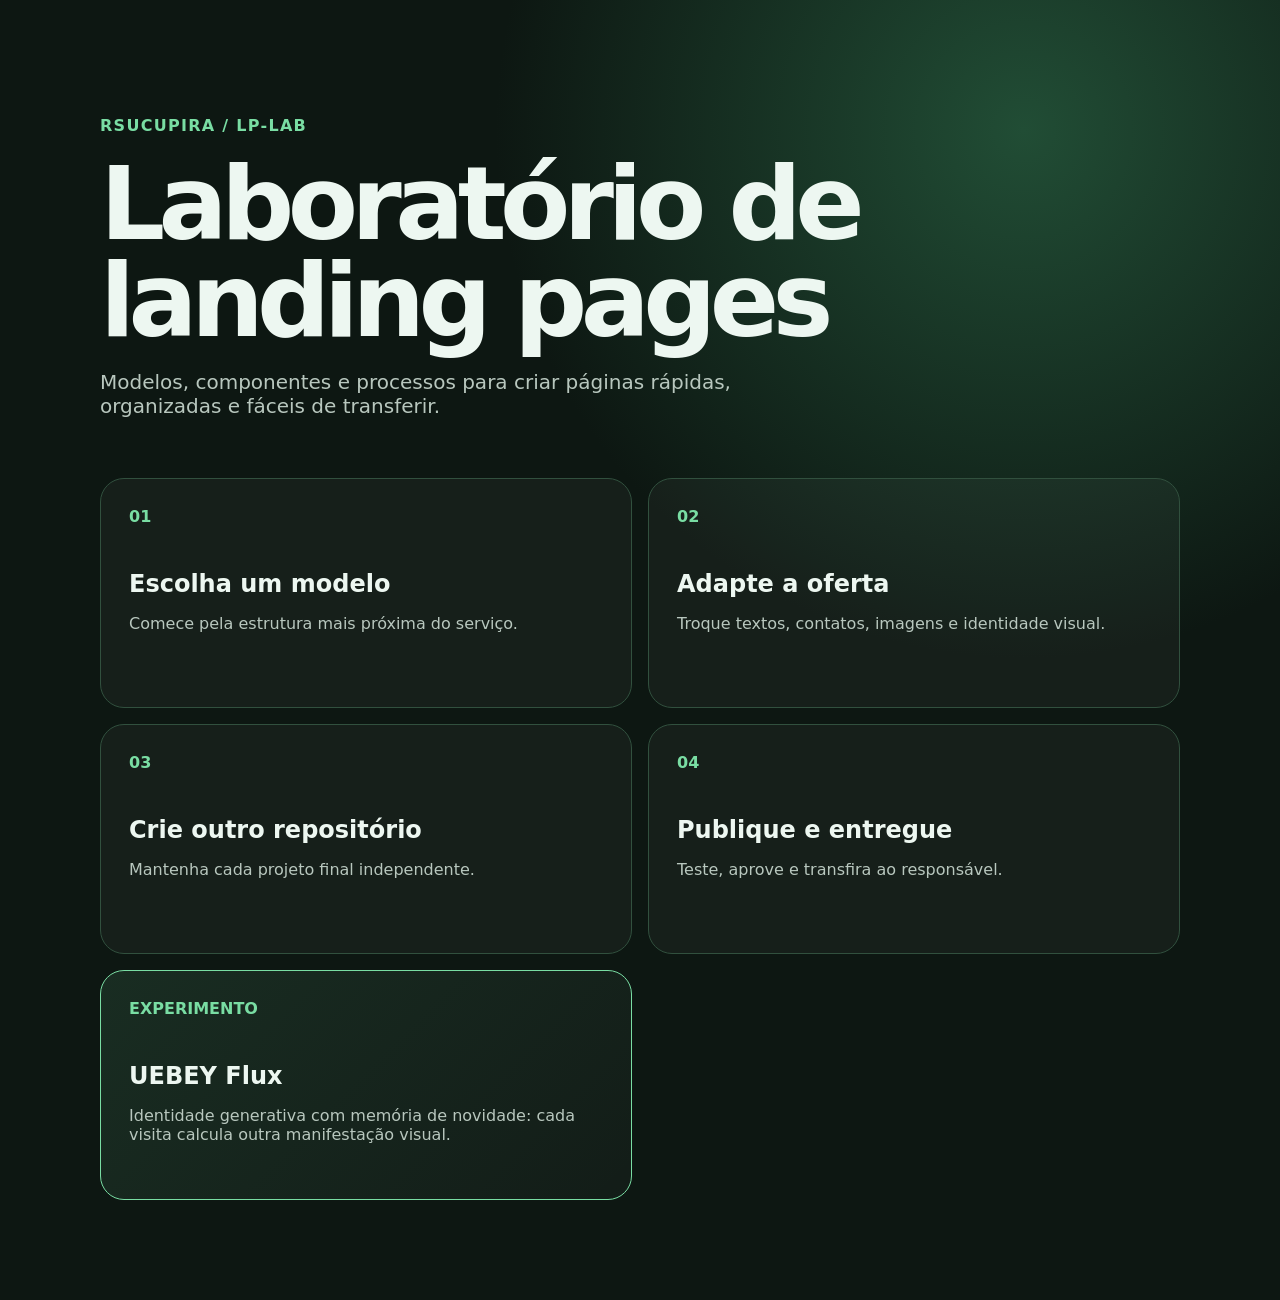
<file: docs/index.html>
<!doctype html>
<html lang="pt-BR">
<head>
  <meta charset="utf-8">
  <meta name="viewport" content="width=device-width, initial-scale=1">
  <title>LP Lab</title>
  <link rel="stylesheet" href="assets/styles.css">
</head>
<body>
  <main>
    <p class="tag">rsucupira / lp-lab</p>
    <h1>Laboratório de landing pages</h1>
    <p class="intro">Modelos, componentes e processos para criar páginas rápidas, organizadas e fáceis de transferir.</p>
    <div class="grid">
      <article><strong>01</strong><h2>Escolha um modelo</h2><p>Comece pela estrutura mais próxima do serviço.</p></article>
      <article><strong>02</strong><h2>Adapte a oferta</h2><p>Troque textos, contatos, imagens e identidade visual.</p></article>
      <article><strong>03</strong><h2>Crie outro repositório</h2><p>Mantenha cada projeto final independente.</p></article>
      <article><strong>04</strong><h2>Publique e entregue</h2><p>Teste, aprove e transfira ao responsável.</p></article>
      <a class="lab-experiment" href="flux/" aria-label="Abrir experimento UEBEY Flux">
        <article><strong>EXPERIMENTO</strong><h2>UEBEY Flux</h2><p>Identidade generativa com memória de novidade: cada visita calcula outra manifestação visual.</p></article>
      </a>
    </div>
  </main>
</body>
</html>
</file>
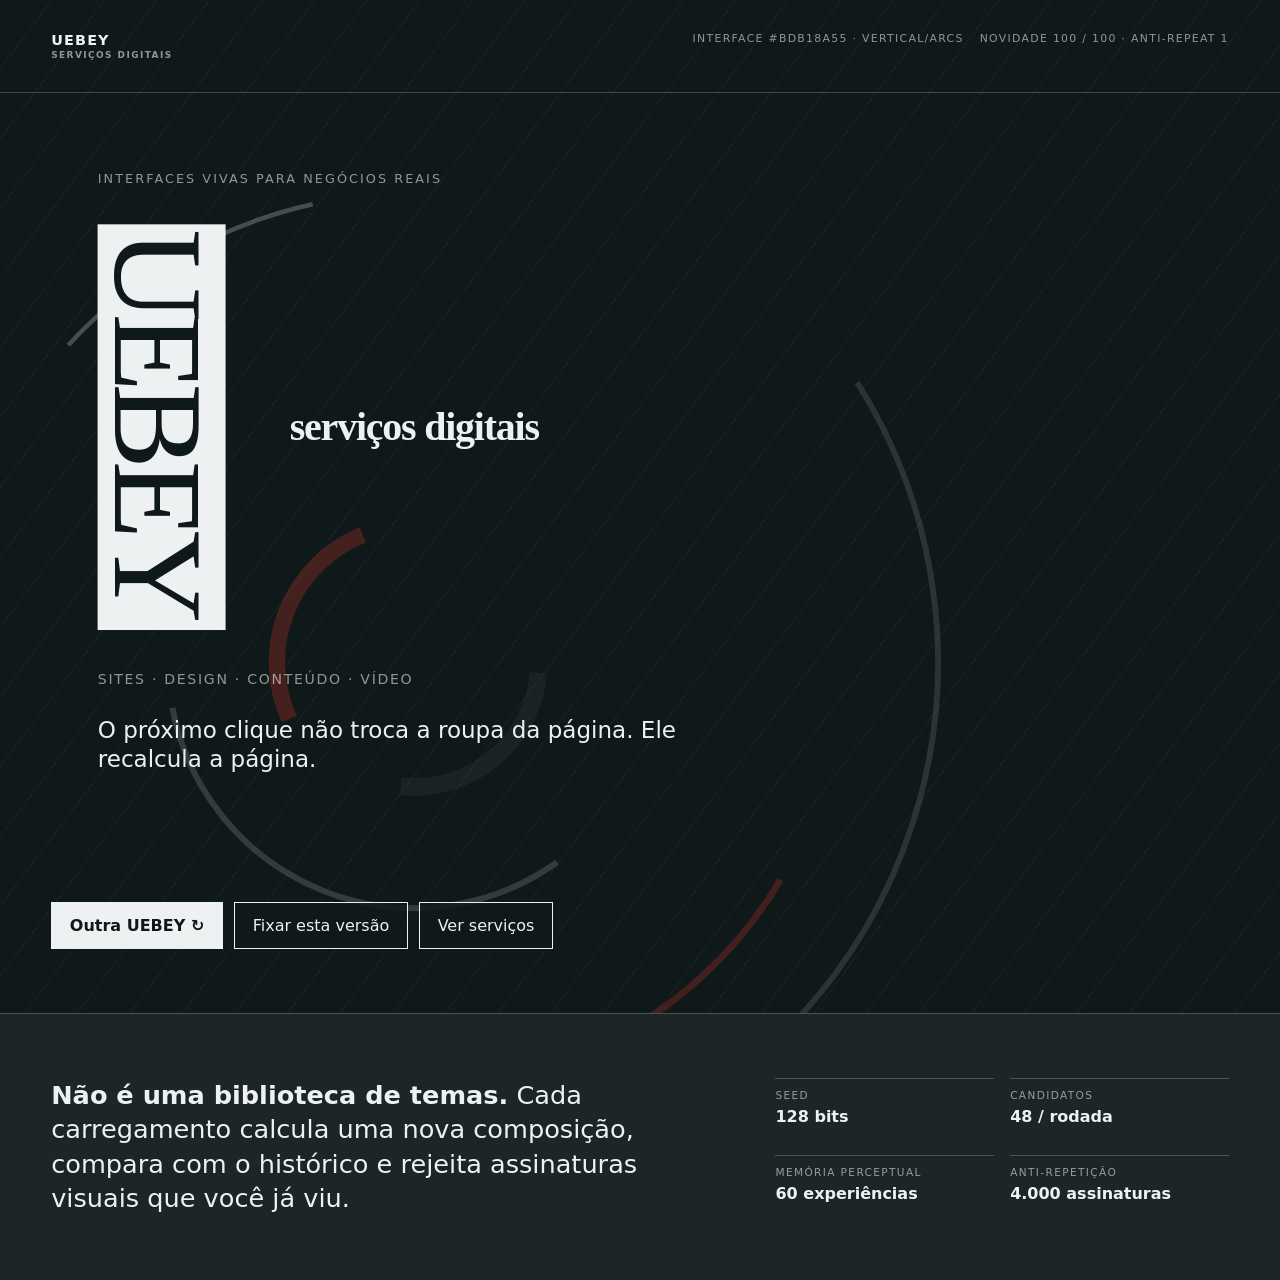
<file: docs/flux/index.html>
<!doctype html>
<html lang="pt-BR">
<head>
  <meta charset="utf-8">
  <meta name="viewport" content="width=device-width,initial-scale=1,viewport-fit=cover">
  <meta name="theme-color" content="#0b0b0d">
  <meta name="description" content="UEBEY Flux — experiência generativa para serviços digitais.">
  <title>UEBEY Flux — serviços digitais</title>
  <link rel="stylesheet" href="./flux.css">
  <link rel="stylesheet" href="./flux-hardening.css">
  <script>document.documentElement.classList.add('js');</script>
</head>
<body>
  <main id="flux-app" class="flux-app" aria-live="polite">
    <div id="flux-canvas" class="flux-canvas" aria-hidden="true"></div>

    <header class="flux-header">
      <a class="flux-brand" href="./" aria-label="UEBEY Flux">
        <span>UEBEY</span>
        <small>serviços digitais</small>
      </a>
      <div class="flux-meta" aria-label="Identificação da interface">
        <span id="flux-id">interface —</span>
        <span id="flux-novelty">novidade —</span>
      </div>
    </header>

    <section id="flux-hero" class="flux-hero" aria-labelledby="flux-title">
      <div class="flux-kicker" id="flux-kicker">uma presença digital que nunca chega igual</div>
      <div class="flux-title-wrap" id="flux-title-wrap">
        <h1 id="flux-title" class="flux-title" aria-label="UEBEY">UEBEY</h1>
        <p id="flux-subtitle" class="flux-subtitle">serviços digitais</p>
      </div>
      <p id="flux-services" class="flux-services">sites · design · conteúdo · vídeo</p>
      <p id="flux-statement" class="flux-statement">A identidade permanece. A interface se reinventa.</p>
    </section>

    <nav class="flux-actions" aria-label="Ações da experiência">
      <button id="flux-next" class="flux-primary" type="button">Outra UEBEY ↻</button>
      <a id="flux-permalink" class="flux-secondary" href="?seed=">Fixar esta versão</a>
      <a class="flux-secondary" href="https://uebey.com/sites">Ver serviços</a>
    </nav>

    <section class="flux-proof" aria-label="Como funciona">
      <p><strong>Não é uma biblioteca de temas.</strong> Cada carregamento calcula uma nova composição, compara com o histórico e rejeita assinaturas visuais que você já viu.</p>
      <dl>
        <div><dt>seed</dt><dd>128 bits</dd></div>
        <div><dt>candidatos</dt><dd>48 / rodada</dd></div>
        <div><dt>memória perceptual</dt><dd>60 experiências</dd></div>
        <div><dt>anti-repetição</dt><dd>4.000 assinaturas</dd></div>
      </dl>
    </section>

    <noscript><p class="flux-noscript">Esta experiência precisa de JavaScript para gerar composições inéditas.</p></noscript>
  </main>

  <script src="./flux.js" defer></script>
  <script src="./flux-hardening.js" defer></script>
</body>
</html>
</file>
<file: docs/assets/styles.css>
:root { font-family: Inter, ui-sans-serif, system-ui, sans-serif; color: #edf7f1; background: #0d1712; }
* { box-sizing: border-box; }
body { margin: 0; min-height: 100vh; background: radial-gradient(circle at 80% 10%, #214d35 0, transparent 34%), #0d1712; }
main { width: min(1080px, calc(100% - 40px)); margin: auto; padding: 100px 0; }
.tag { color: #79dda3; font-weight: 800; letter-spacing: .08em; text-transform: uppercase; }
h1 { max-width: 850px; margin: 20px 0; font-size: clamp(3rem, 8vw, 7rem); line-height: .95; letter-spacing: -.065em; }
.intro { max-width: 720px; color: #b8c7be; font-size: 1.25rem; }
.grid { display: grid; grid-template-columns: repeat(2,1fr); gap: 16px; margin-top: 60px; }
article { min-height: 230px; padding: 28px; border: 1px solid #31503e; border-radius: 24px; background: rgba(255,255,255,.035); }
article strong { color: #79dda3; }
article h2 { margin-top: 44px; margin-bottom: 8px; }
article p { color: #b8c7be; }
.lab-experiment { display: block; color: inherit; text-decoration: none; }
.lab-experiment article { height: 100%; border-color: #79dda3; background: linear-gradient(135deg, rgba(121,221,163,.11), rgba(255,255,255,.025)); transition: transform .2s ease, background .2s ease; }
.lab-experiment:hover article { transform: translateY(-3px); background: linear-gradient(135deg, rgba(121,221,163,.17), rgba(255,255,255,.04)); }
.lab-experiment:focus-visible { outline: 3px solid #79dda3; outline-offset: 4px; border-radius: 24px; }
@media (max-width: 700px) { main { padding-top: 64px; } .grid { grid-template-columns: 1fr; } }
</file>
<file: docs/flux/flux.css>
:root {
  color-scheme: light dark;
  --bg: #f4f1e8;
  --fg: #111111;
  --muted: color-mix(in srgb, var(--fg) 58%, transparent);
  --accent: #ff4938;
  --accent-2: #2646ff;
  --line: color-mix(in srgb, var(--fg) 22%, transparent);
  --display: Arial, Helvetica, sans-serif;
  --body: Arial, Helvetica, sans-serif;
  --hero-x: 0%;
  --hero-y: 0%;
  --title-size: clamp(5rem, 17vw, 15rem);
  --title-weight: 850;
  --title-width: 100%;
  --title-track: -0.075em;
  --title-rotate: 0deg;
  --subtitle-size: clamp(1.1rem, 2.8vw, 2.6rem);
  --radius: 0px;
  --stroke: 1px;
  --density-opacity: .78;
  --motion-speed: 18s;
  --panel-alpha: 0.06;
}

* { box-sizing: border-box; }
html { background: var(--bg); }
body {
  margin: 0;
  min-width: 320px;
  font-family: var(--body);
  background: var(--bg);
  color: var(--fg);
  text-rendering: optimizeLegibility;
}
button, a { font: inherit; }
a { color: inherit; }

.flux-app {
  position: relative;
  isolation: isolate;
  min-height: 100dvh;
  overflow: hidden;
  background: var(--bg);
  color: var(--fg);
  transition: background-color .45s ease, color .45s ease;
}

.flux-canvas {
  position: absolute;
  inset: 0;
  z-index: -1;
  overflow: hidden;
  opacity: var(--density-opacity);
}
.flux-canvas svg { width: 100%; height: 100%; display: block; }
.flux-canvas .motion-a { transform-origin: 50% 50%; animation: driftA var(--motion-speed) ease-in-out infinite alternate; }
.flux-canvas .motion-b { transform-origin: 50% 50%; animation: driftB calc(var(--motion-speed) * 1.37) linear infinite; }
.flux-canvas .motion-c { animation: pulseC calc(var(--motion-speed) * .71) ease-in-out infinite alternate; }

.flux-header {
  display: flex;
  justify-content: space-between;
  align-items: flex-start;
  gap: 2rem;
  padding: clamp(1.1rem, 2.5vw, 2.2rem) clamp(1rem, 4vw, 4rem);
  border-bottom: var(--stroke) solid var(--line);
  position: relative;
  z-index: 5;
}
.flux-brand {
  display: inline-flex;
  flex-direction: column;
  gap: .15rem;
  text-decoration: none;
  text-transform: uppercase;
  letter-spacing: .08em;
  font-weight: 800;
  font-size: .9rem;
}
.flux-brand small {
  font-size: .56rem;
  font-weight: 600;
  letter-spacing: .16em;
  color: var(--muted);
}
.flux-meta {
  display: flex;
  flex-wrap: wrap;
  justify-content: flex-end;
  gap: .5rem 1rem;
  font-size: .68rem;
  text-transform: uppercase;
  letter-spacing: .12em;
  color: var(--muted);
  font-variant-numeric: tabular-nums;
}

.flux-hero {
  position: relative;
  display: grid;
  align-content: center;
  min-height: min(72rem, calc(100dvh - 170px));
  padding: clamp(3rem, 8vw, 9rem) clamp(1rem, 4vw, 4rem);
  transform: translate(var(--hero-x), var(--hero-y));
}
.flux-kicker,
.flux-services,
.flux-statement {
  position: relative;
  z-index: 2;
}
.flux-kicker {
  max-width: 34rem;
  margin: 0 0 clamp(1.2rem, 3vw, 3rem);
  font-size: clamp(.68rem, 1vw, .9rem);
  letter-spacing: .16em;
  text-transform: uppercase;
  color: var(--muted);
}
.flux-title-wrap {
  position: relative;
  z-index: 2;
  min-width: 0;
}
.flux-title {
  margin: 0;
  font-family: var(--display);
  font-size: var(--title-size);
  font-weight: var(--title-weight);
  letter-spacing: var(--title-track);
  line-height: .74;
  transform: rotate(var(--title-rotate)) scaleX(var(--title-scale-x, 1));
  transform-origin: var(--title-origin, left center);
  text-transform: uppercase;
  overflow-wrap: anywhere;
  max-width: var(--title-width);
  transition: font-size .35s ease, letter-spacing .35s ease, transform .35s ease;
}
.flux-subtitle {
  margin: clamp(1rem, 2.5vw, 2.4rem) 0 0;
  font-family: var(--display);
  font-size: var(--subtitle-size);
  line-height: 1;
  letter-spacing: var(--subtitle-track, -.03em);
  font-weight: var(--subtitle-weight, 600);
  text-transform: var(--subtitle-transform, none);
  max-width: 44rem;
}
.flux-services {
  margin: clamp(1.4rem, 3vw, 3rem) 0 0;
  max-width: 48rem;
  font-size: clamp(.72rem, 1.1vw, .96rem);
  line-height: 1.5;
  text-transform: uppercase;
  letter-spacing: .12em;
  color: var(--muted);
}
.flux-statement {
  margin: clamp(1rem, 2vw, 1.8rem) 0 0;
  max-width: 38rem;
  font-size: clamp(1rem, 1.8vw, 1.45rem);
  line-height: 1.28;
}

.flux-actions {
  display: flex;
  flex-wrap: wrap;
  gap: .7rem;
  padding: 0 clamp(1rem, 4vw, 4rem) clamp(2rem, 5vw, 5rem);
  position: relative;
  z-index: 7;
}
.flux-primary,
.flux-secondary {
  min-height: 46px;
  display: inline-flex;
  align-items: center;
  justify-content: center;
  border: var(--stroke) solid var(--fg);
  border-radius: var(--radius);
  padding: .8rem 1.1rem;
  text-decoration: none;
  cursor: pointer;
  transition: transform .18s ease, background-color .18s ease, color .18s ease, border-color .18s ease;
}
.flux-primary {
  background: var(--fg);
  color: var(--bg);
  font-weight: 750;
}
.flux-secondary { background: color-mix(in srgb, var(--bg) 80%, transparent); }
.flux-primary:hover,
.flux-secondary:hover { transform: translateY(-2px); }
.flux-primary:focus-visible,
.flux-secondary:focus-visible,
.flux-brand:focus-visible {
  outline: 3px solid var(--accent);
  outline-offset: 4px;
}

.flux-proof {
  display: grid;
  grid-template-columns: minmax(0, 1.4fr) minmax(20rem, 1fr);
  gap: clamp(2rem, 7vw, 7rem);
  padding: clamp(2rem, 5vw, 5rem) clamp(1rem, 4vw, 4rem);
  border-top: var(--stroke) solid var(--line);
  background: color-mix(in srgb, var(--fg) 6%, var(--bg));
}
.flux-proof > p {
  margin: 0;
  max-width: 50rem;
  font-size: clamp(1.05rem, 2vw, 1.65rem);
  line-height: 1.35;
}
.flux-proof dl {
  margin: 0;
  display: grid;
  grid-template-columns: repeat(2, minmax(0,1fr));
  gap: 1rem;
}
.flux-proof dl > div { border-top: var(--stroke) solid var(--line); padding-top: .65rem; }
.flux-proof dt { font-size: .66rem; letter-spacing: .13em; text-transform: uppercase; color: var(--muted); }
.flux-proof dd { margin: .35rem 0 0; font-size: 1rem; font-weight: 700; }
.flux-noscript { margin: 0; padding: 1rem; background: #fff3cd; color: #111; }

.flux-app[data-topology="center"] .flux-hero { text-align: center; justify-items: center; }
.flux-app[data-topology="center"] .flux-title { transform-origin: center center; }
.flux-app[data-topology="center"] .flux-kicker,
.flux-app[data-topology="center"] .flux-services,
.flux-app[data-topology="center"] .flux-statement { margin-left: auto; margin-right: auto; }
.flux-app[data-topology="center"] .flux-actions { justify-content: center; }

.flux-app[data-topology="right"] .flux-hero { text-align: right; justify-items: end; }
.flux-app[data-topology="right"] .flux-title { transform-origin: right center; }
.flux-app[data-topology="right"] .flux-kicker,
.flux-app[data-topology="right"] .flux-services,
.flux-app[data-topology="right"] .flux-statement { margin-left: auto; }
.flux-app[data-topology="right"] .flux-actions { justify-content: flex-end; }

.flux-app[data-topology="split"] .flux-title-wrap {
  display: grid;
  grid-template-columns: minmax(0, 1.5fr) minmax(11rem, .55fr);
  align-items: end;
  gap: clamp(1rem, 4vw, 4rem);
}
.flux-app[data-topology="split"] .flux-subtitle { margin: 0 0 .6rem; }

.flux-app[data-topology="vertical"] .flux-title {
  writing-mode: vertical-rl;
  text-orientation: mixed;
  font-size: clamp(4.3rem, 10vw, 9rem);
  line-height: .82;
}
.flux-app[data-topology="vertical"] .flux-title-wrap { display: flex; gap: clamp(2rem, 5vw, 6rem); align-items: center; }
.flux-app[data-topology="vertical"] .flux-subtitle { margin: 0; max-width: 15ch; }

.flux-app[data-topology="frame"] .flux-hero {
  margin: clamp(1rem, 2vw, 2rem) clamp(1rem, 4vw, 4rem);
  padding-left: clamp(1.2rem, 4vw, 4rem);
  padding-right: clamp(1.2rem, 4vw, 4rem);
  border: var(--stroke) solid var(--fg);
  border-radius: var(--radius);
  min-height: min(66rem, calc(100dvh - 220px));
}

.flux-app[data-topology="diagonal"] .flux-title-wrap { transform: skewY(var(--diagonal, -5deg)); transform-origin: left center; }
.flux-app[data-topology="diagonal"] .flux-subtitle { transform: skewY(calc(var(--diagonal, -5deg) * -1)); }

.flux-app[data-topology="columns"] .flux-hero {
  grid-template-columns: minmax(8rem,.36fr) minmax(0,1fr);
  column-gap: clamp(1rem,5vw,6rem);
}
.flux-app[data-topology="columns"] .flux-kicker { grid-column: 1; align-self: start; }
.flux-app[data-topology="columns"] .flux-title-wrap,
.flux-app[data-topology="columns"] .flux-services,
.flux-app[data-topology="columns"] .flux-statement { grid-column: 2; }

.flux-app[data-topology="stacked"] .flux-title { line-height: .58; word-break: break-all; max-width: 4.6ch; }
.flux-app[data-topology="stacked"] .flux-title-wrap { max-width: 70rem; }

.flux-app[data-surface="paper"] { background-image: radial-gradient(circle at 20% 0%, color-mix(in srgb,var(--fg) 5%,transparent) 0 1px, transparent 1.4px); background-size: 7px 7px; }
.flux-app[data-surface="grid"] { background-image: linear-gradient(var(--line) 1px,transparent 1px),linear-gradient(90deg,var(--line) 1px,transparent 1px); background-size: var(--grid-size, 42px) var(--grid-size, 42px); }
.flux-app[data-surface="bands"] { background-image: repeating-linear-gradient(var(--band-angle,90deg),transparent 0 var(--band-gap,36px),color-mix(in srgb,var(--fg) 4%,transparent) var(--band-gap,36px) calc(var(--band-gap,36px) + 1px)); }

.flux-app.is-entering .flux-title,
.flux-app.is-entering .flux-subtitle,
.flux-app.is-entering .flux-kicker,
.flux-app.is-entering .flux-services,
.flux-app.is-entering .flux-statement { animation: reveal .52s cubic-bezier(.2,.75,.2,1) both; }
.flux-app.is-entering .flux-subtitle { animation-delay: .04s; }
.flux-app.is-entering .flux-services { animation-delay: .08s; }
.flux-app.is-entering .flux-statement { animation-delay: .11s; }

@keyframes reveal { from { opacity: 0; transform: translateY(14px); } to { opacity: 1; transform: translateY(0); } }
@keyframes driftA { from { transform: translate3d(-1.5%, -1%, 0) rotate(-2deg); } to { transform: translate3d(1.5%, 1%, 0) rotate(2deg); } }
@keyframes driftB { to { transform: rotate(360deg); } }
@keyframes pulseC { from { opacity: .35; } to { opacity: 1; } }

@media (max-width: 760px) {
  .flux-header { gap: .8rem; }
  .flux-meta { max-width: 55%; font-size: .57rem; }
  .flux-hero { min-height: 68dvh; }
  .flux-title { font-size: min(var(--title-size), 28vw); }
  .flux-app[data-topology="split"] .flux-title-wrap { grid-template-columns: 1fr; }
  .flux-app[data-topology="split"] .flux-subtitle { margin-top: 1.4rem; }
  .flux-app[data-topology="columns"] .flux-hero { display: block; }
  .flux-app[data-topology="columns"] .flux-kicker { margin-bottom: 2rem; }
  .flux-app[data-topology="vertical"] .flux-title-wrap { gap: 1.2rem; }
  .flux-proof { grid-template-columns: 1fr; }
  .flux-proof dl { grid-template-columns: 1fr 1fr; }
}

@media (max-width: 430px) {
  .flux-header { padding-inline: 1rem; }
  .flux-brand small { display: none; }
  .flux-meta { max-width: 64%; justify-content: flex-end; }
  .flux-hero { padding-inline: 1rem; }
  .flux-actions { padding-inline: 1rem; }
  .flux-primary, .flux-secondary { width: 100%; }
  .flux-proof { padding-inline: 1rem; }
}

@media (prefers-reduced-motion: reduce) {
  *, *::before, *::after { animation-duration: .001ms !important; animation-iteration-count: 1 !important; scroll-behavior: auto !important; transition-duration: .001ms !important; }
}
</file>
<file: docs/flux/flux-hardening.css>
/* UEBEY Flux V1.1 — treatment layer */
.flux-app[data-treatment="outline"] .flux-title {
  color: transparent;
  -webkit-text-stroke: clamp(1px, .012em, 3px) var(--fg);
}

.flux-app[data-treatment="layered"] .flux-title {
  text-shadow: .045em .035em 0 var(--accent), .09em .07em 0 var(--accent-2);
}

.flux-app[data-treatment="boxed"] .flux-title-wrap {
  width: fit-content;
  max-width: 100%;
  border: var(--stroke) solid var(--fg);
  border-radius: var(--radius);
  padding: clamp(.55rem, 1.5vw, 1.35rem);
  background: color-mix(in srgb, var(--bg) 86%, transparent);
}

.flux-app[data-treatment="soft"] .flux-title {
  opacity: .88;
  text-shadow: 0 0 .32em color-mix(in srgb, var(--accent) 34%, transparent);
}

.flux-app[data-treatment="slash"] .flux-title {
  text-decoration-line: line-through;
  text-decoration-color: var(--accent);
  text-decoration-thickness: .075em;
}

.flux-app[data-treatment="inverse"] .flux-title {
  display: inline-block;
  width: fit-content;
  max-width: 100%;
  padding: .04em .12em .12em .06em;
  background: var(--fg);
  color: var(--bg);
}
</file>
